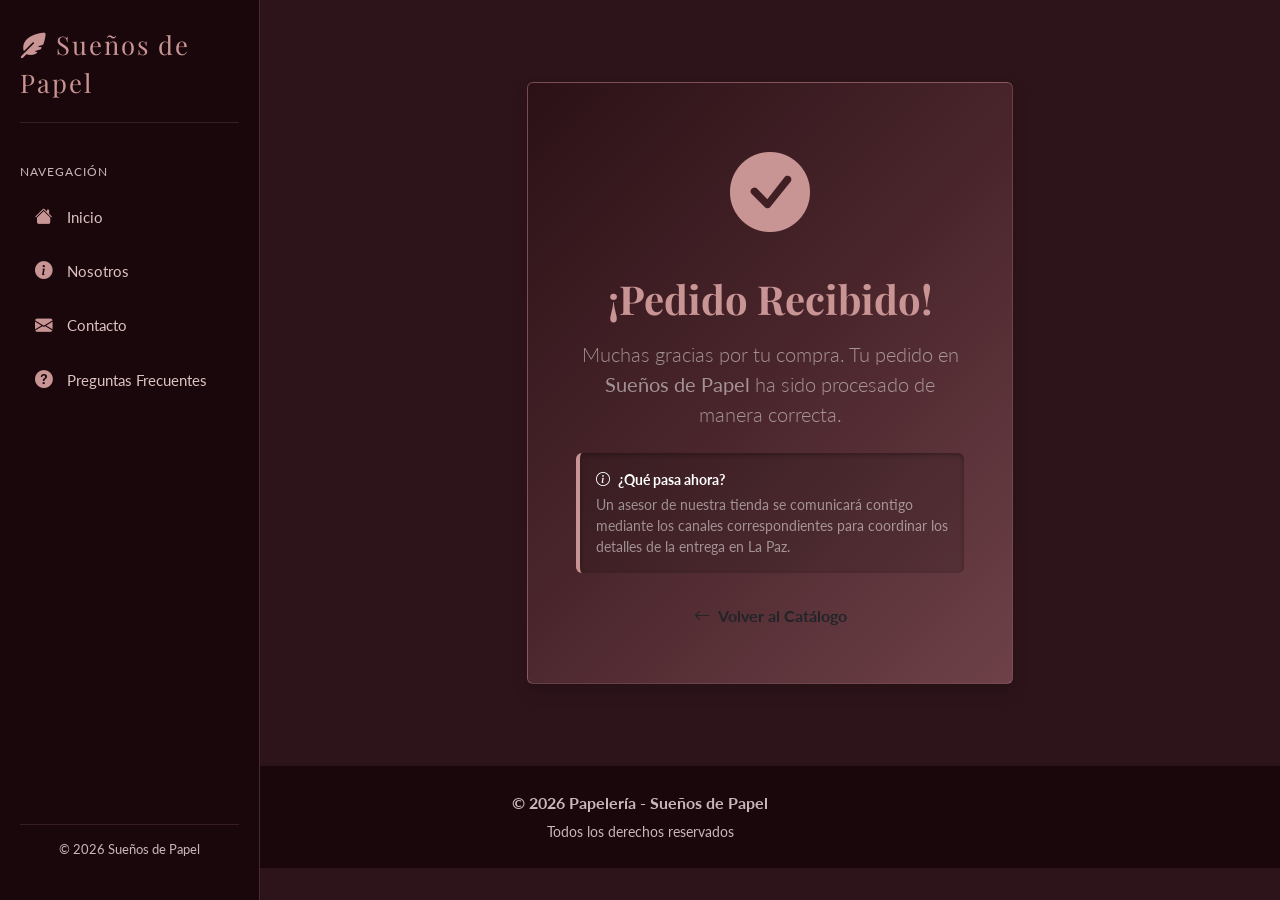
<file: pages/compra-exitosa.html>
<!DOCTYPE html>
<html lang="es">
<head>
    <meta charset="UTF-8">
    <meta name="viewport" content="width=device-width, initial-scale=1.0">
    <title>Sueños de Papel | ¡Compra Exitosa!</title>
    <link href="https://cdn.jsdelivr.net/npm/bootstrap@5.3.0/dist/css/bootstrap.min.css" rel="stylesheet">
    <link href="https://cdn.jsdelivr.net/npm/bootstrap-icons@1.10.5/font/bootstrap-icons.css" rel="stylesheet">
    <link rel="stylesheet" href="https://cdnjs.cloudflare.com/ajax/libs/font-awesome/6.4.0/css/all.min.css">
    <link href="https://fonts.googleapis.com/css2?family=Lato:wght@400;700&family=Playfair+Display:wght@400;700&display=swap" rel="stylesheet">
    <link rel="stylesheet" href="../css/styles.css">
</head>
<body>

    <aside class="sidebar-izquierda">
        <div class="sidebar-header">
            <a class="sidebar-brand" href="index.html">
                <i class="fas fa-feather-alt me-2"></i>Sueños de Papel
            </a>
        </div>
        <nav class="sidebar-nav">
            <span class="sidebar-seccion-titulo">Navegación</span>
            <a class="sidebar-link" href="../index.html"><i class="bi bi-house-fill"></i> Inicio</a>
            <a class="sidebar-link" href="../pages/sobre-nosotros.html"><i class="bi bi-info-circle-fill"></i> Nosotros</a>
            <a class="sidebar-link" href="../pages/contactanos.html"><i class="bi bi-envelope-fill"></i> Contacto</a>
            <a class="sidebar-link" href="../pages/preguntas-frecuentes.html"><i class="bi bi-question-circle-fill"></i> Preguntas Frecuentes</a>
        </nav>
        <div class="sidebar-footer">
            <p>© 2026 Sueños de Papel</p>
        </div>
    </aside>

    <main class="contenido-principal d-flex align-items-center justify-content-center" style="min-height: 85vh;">
        <div class="container py-5 text-center">
            
            <div class="row justify-content-center">
                <div class="col-md-8 col-lg-6">
                    <div class="contacto-card p-5 shadow rounded animar-entrada visible">
                        <div class="mb-4">
                            <i class="bi bi-check-circle-fill" style="font-size: 5rem; color: var(--color-rosa);"></i>
                        </div>
                        
                        <h1 class="fw-bold mb-3" style="font-family: 'Playfair Display', serif; color: var(--color-rosa);">
                            ¡Pedido Recibido!
                        </h1>
                        
                        <p class="lead mb-4 text-white-50">
                            Muchas gracias por tu compra. Tu pedido en <strong>Sueños de Papel</strong> ha sido procesado de manera correcta.
                        </p>
                        
                        <div class="p-3 mb-4 rounded text-start" style="background-color: rgba(0,0,0,0.15); border-left: 4px solid var(--color-rosa);">
                            <p class="small mb-1 text-white"><i class="bi bi-info-circle me-2"></i><strong>¿Qué pasa ahora?</strong></p>
                            <span class="small text-white-50 d-block">Un asesor de nuestra tienda se comunicará contigo mediante los canales correspondientes para coordinar los detalles de la entrega en La Paz.</span>
                        </div>

                        <div class="d-grid gap-2">
                            <a href="../index.html" class="btn btn-custom py-2.5 fw-bold">
                                <i class="bi bi-arrow-left me-2"></i>Volver al Catálogo
                            </a>
                        </div>
                    </div>
                </div>
            </div>

        </div>
    </main>

    <footer class="main-footer">
        <p class="mb-1 fw-bold">© 2026 Papelería - Sueños de Papel</p>
        <small>Todos los derechos reservados</small>
    </footer>

    <script src="https://cdn.jsdelivr.net/npm/bootstrap@5.3.0/dist/js/bootstrap.bundle.min.js"></script>
</body>
</html>
</file>
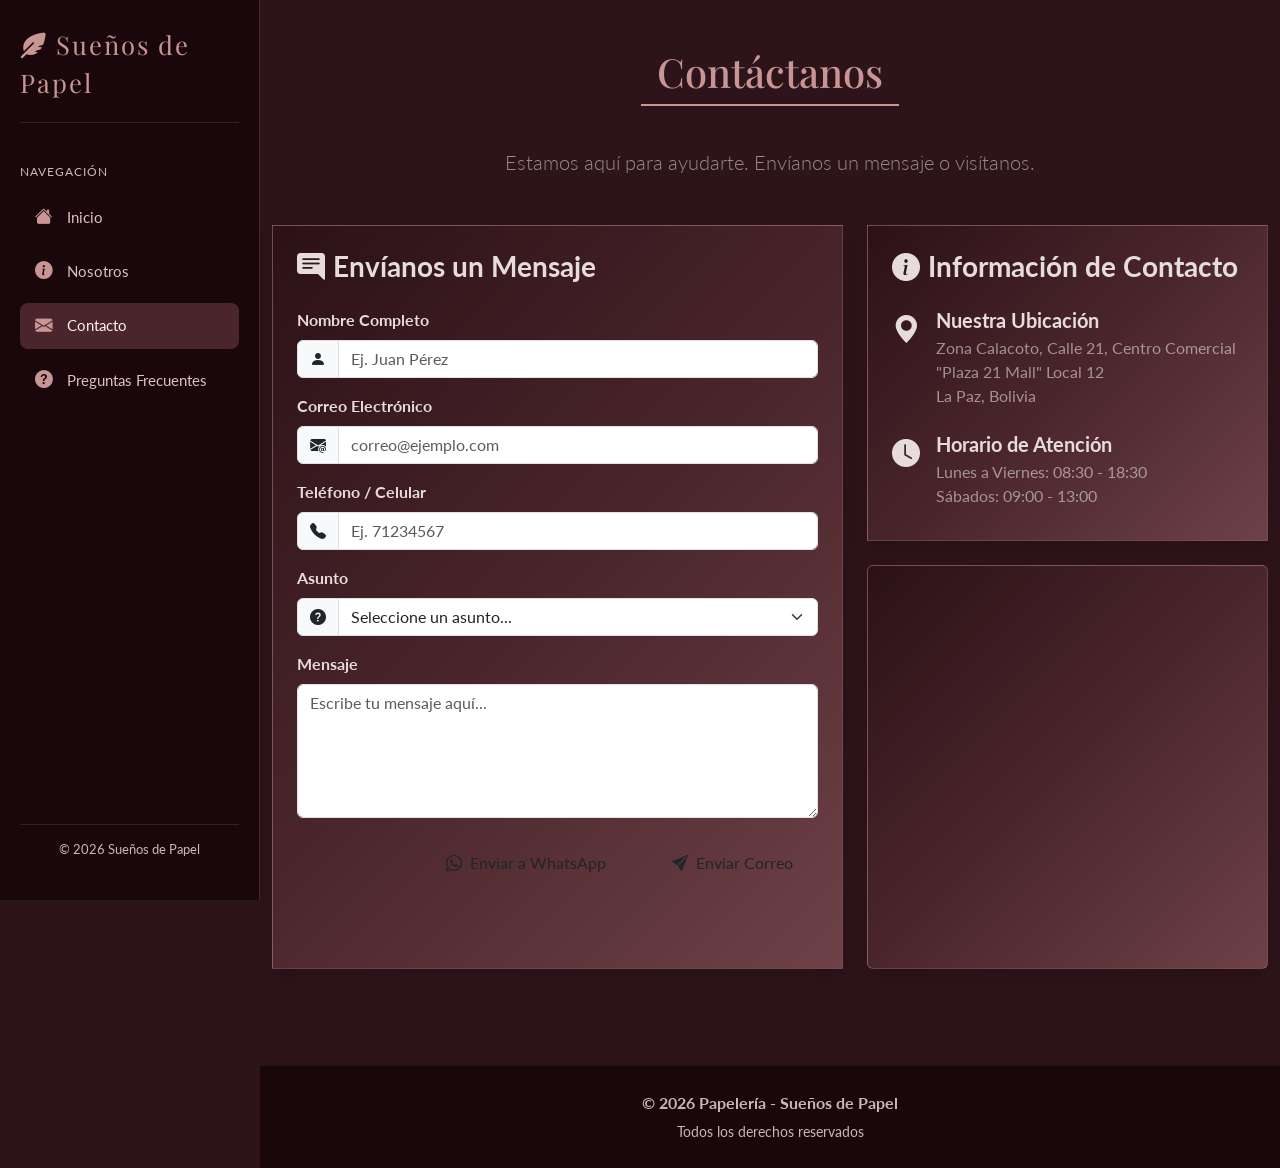
<file: pages/contactanos.html>
<!DOCTYPE html>
<html lang="es">
<head>
    <meta charset="UTF-8">
    <meta name="viewport" content="width=device-width, initial-scale=1.0">
    <title>Sueños de Papel | Contáctanos</title>
    <link href="https://cdn.jsdelivr.net/npm/bootstrap@5.3.0/dist/css/bootstrap.min.css" rel="stylesheet">
    <link href="https://cdn.jsdelivr.net/npm/bootstrap-icons@1.10.5/font/bootstrap-icons.css" rel="stylesheet">
    <link rel="stylesheet" href="https://cdnjs.cloudflare.com/ajax/libs/font-awesome/6.4.0/css/all.min.css">
    <link href="https://fonts.googleapis.com/css2?family=Lato:wght@400;700&family=Playfair+Display:wght@400;700&display=swap" rel="stylesheet">
    <link rel="stylesheet" href="../css/styles.css">
</head>
<body>

    <aside class="sidebar-izquierda">
        <div class="sidebar-header">
            <a class="sidebar-brand" href="index.html">
                <i class="fas fa-feather-alt me-2"></i>Sueños de Papel
            </a>
        </div>
        <nav class="sidebar-nav">
            <span class="sidebar-seccion-titulo">Navegación</span>
            <a class="sidebar-link" href="../index.html"><i class="bi bi-house-fill"></i> Inicio</a>
            <a class="sidebar-link" href="../pages/sobre-nosotros.html"><i class="bi bi-info-circle-fill"></i> Nosotros</a>
            <a class="sidebar-link active" href="../pages/contactanos.html"><i class="bi bi-envelope-fill"></i> Contacto</a>
            <a class="sidebar-link" href="../pages/preguntas-frecuentes.html"><i class="bi bi-question-circle-fill"></i> Preguntas Frecuentes</a>
        </nav>
        <div class="sidebar-footer">
            <p>© 2026 Sueños de Papel</p>
        </div>
    </aside>

    <main class="contenido-principal">
        <div class="container py-5">
            
            <header class="text-center mb-5 animar-entrada">
                <h1 class="titulo-seccion d-inline-block px-3">Contáctanos</h1>
                <p class="lead mt-3 text-white-50">Estamos aquí para ayudarte. Envíanos un mensaje o visítanos.</p>
            </header>

            <div class="row g-4">
                <div class="col-lg-7 animar-entrada delay-1">
                    <div class="contacto-card p-4 h-100 shadow">
                        <h3 class="mb-4 text-rosa fw-bold"><i class="bi bi-chat-right-text-fill me-2"></i>Envíanos un Mensaje</h3>
                        
                        <div id="respuesta"></div>

                        <form id="formulario" novalidate>
                            <div class="mb-3">
                                <label for="nombre" class="form-label fw-bold">Nombre Completo</label>
                                <div class="input-group">
                                    <span class="input-group-text"><i class="bi bi-person-fill"></i></span>
                                    <input type="text" class="form-control" id="nombre" placeholder="Ej. Juan Pérez" required>
                                </div>
                            </div>

                            <div class="mb-3">
                                <label for="correo" class="form-label fw-bold">Correo Electrónico</label>
                                <div class="input-group">
                                    <span class="input-group-text"><i class="bi bi-envelope-at-fill"></i></span>
                                    <input type="email" class="form-control" id="correo" placeholder="correo@ejemplo.com" required>
                                </div>
                            </div>

                            <div class="mb-3">
                                <label for="telefono" class="form-label fw-bold">Teléfono / Celular</label>
                                <div class="input-group">
                                    <span class="input-group-text"><i class="bi bi-telephone-fill"></i></span>
                                    <input type="tel" class="form-control" id="telefono" placeholder="Ej. 71234567" required>
                                </div>
                            </div>

                            <div class="mb-3">
                                <label for="asunto" class="form-label fw-bold">Asunto</label>
                                <div class="input-group">
                                    <span class="input-group-text"><i class="bi bi-question-circle-fill"></i></span>
                                    <select class="form-select" id="asunto" required>
                                        <option value="" selected disabled>Seleccione un asunto...</option>
                                        <option value="Consultas">Consultas Generales</option>
                                        <option value="Pedidos">Pedidos Especiales</option>
                                        <option value="Sugerencias">Sugerencias</option>
                                    </select>
                                </div>
                            </div>

                            <div class="mb-4">
                                <label for="mensaje" class="form-label fw-bold">Mensaje</label>
                                <textarea class="form-control" id="mensaje" rows="5" placeholder="Escribe tu mensaje aquí..." required></textarea>
                            </div>

                            <div class="d-grid gap-2 d-md-flex justify-content-md-end">
                                <button type="button" class="btn btn-wsp px-4 py-2 me-md-2" onclick="enviarWhatsApp()">
                                    <i class="bi bi-whatsapp me-2"></i>Enviar a WhatsApp
                                </button>
                                <button type="submit" class="btn btn-custom px-4 py-2">
                                    <i class="bi bi-send-fill me-2"></i>Enviar Correo
                                </button>
                            </div>
                        </form>
                    </div>
                </div>

                <div class="col-lg-5 d-flex flex-column justify-content-between animar-entrada delay-2">
                    <div class="contacto-card p-4 shadow mb-4">
                        <h3 class="mb-4 text-rosa fw-bold"><i class="bi bi-info-circle-fill me-2"></i>Información de Contacto</h3>
                        
                        <div class="d-flex align-items-start mb-4">
                            <i class="bi bi-geo-alt-fill fs-3 me-3 text-rosa"></i>
                            <div>
                                <h5 class="fw-bold mb-1">Nuestra Ubicación</h5>
                                <p class="mb-0 text-white-50">Zona Calacoto, Calle 21, Centro Comercial "Plaza 21 Mall" Local 12</p>
                                <p class="mb-0 text-white-50">La Paz, Bolivia</p>
                            </div>
                        </div>

                        <div class="d-flex align-items-start mb-2">
                            <i class="bi bi-clock-fill fs-3 me-3 text-rosa"></i>
                            <div>
                                <h5 class="fw-bold mb-1">Horario de Atención</h5>
                                <p class="mb-0 text-white-50">Lunes a Viernes: 08:30 - 18:30<br>Sábados: 09:00 - 13:00</p>
                            </div>
                        </div>
                    </div>

                    <div class="contacto-card p-2 shadow flex-grow-1 overflow-hidden rounded" style="min-height: 380px;">
                        <iframe src="https://www.google.com/maps/embed?pb=!1m18!1m12!1m3!1d956.261623869502!2d-68.0772274!3d-16.5414801!2m3!1f0!2f0!3f0!3m2!1i1024!2i768!4f13.1!3m3!1m2!1s0x915f213b306b99ad%3A0x60010eb30f5ec896!2sParroquia%20San%20Miguel%20Arc%C3%A1ngel!5e0!3m2!1ses!2sbo!4v1717812345678!5m2!1ses!2sbo" width="100%" height="100%" style="border:0; min-height: 380px;" allowfullscreen="" loading="lazy" referrerpolicy="no-referrer-when-downgrade"></iframe>
                    </div>
                </div>
            </div>

        </div>

        <footer class="main-footer mt-5">
            <p class="mb-1 fw-bold">© 2026 Papelería - Sueños de Papel</p>
            <small>Todos los derechos reservados</small>
        </footer>
    </main>

    <script src="https://cdn.jsdelivr.net/npm/bootstrap@5.3.0/dist/js/bootstrap.bundle.min.js"></script>
    <script src="../js/contactanos.js"></script>

    <script>
        const observador = new IntersectionObserver((entradas) => {
            entradas.forEach(entrada => {
                if (entrada.isIntersecting) {
                    entrada.target.classList.add('visible');
                    observador.unobserve(entrada.target);
                }
            });
        }, { threshold: 0.15 });

        document.querySelectorAll('.animar-entrada').forEach(elemento => {
            observador.observe(elemento);
        });
    </script>
</body>
</html>
</file>
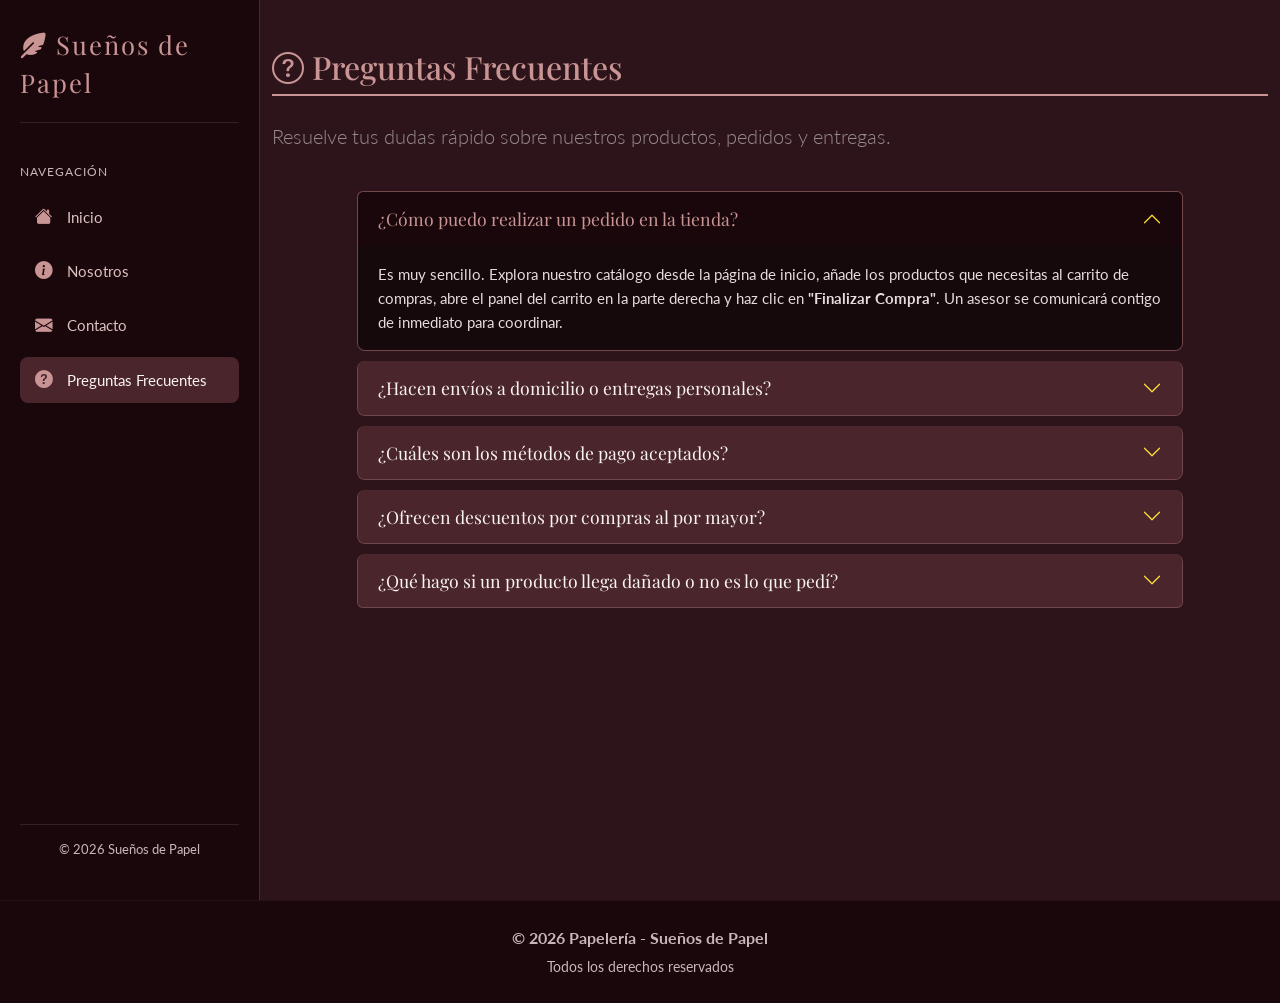
<file: pages/preguntas-frecuentes.html>
<!DOCTYPE html>
<html lang="es">
<head>
    <meta charset="UTF-8">
    <meta name="viewport" content="width=device-width, initial-scale=1.0">
    <title>Sueños de Papel | Preguntas Frecuentes</title>
    <link href="https://cdn.jsdelivr.net/npm/bootstrap@5.3.0/dist/css/bootstrap.min.css" rel="stylesheet">
    <link href="https://cdn.jsdelivr.net/npm/bootstrap-icons@1.10.5/font/bootstrap-icons.css" rel="stylesheet">
    <link rel="stylesheet" href="https://cdnjs.cloudflare.com/ajax/libs/font-awesome/6.4.0/css/all.min.css">
    <link href="https://fonts.googleapis.com/css2?family=Lato:wght@400;700&family=Playfair+Display:wght@400;700&display=swap" rel="stylesheet">
    <link rel="stylesheet" href="../css/styles.css">
</head>
<body>

    <aside class="sidebar-izquierda">
        <div class="sidebar-header">
            <a class="sidebar-brand" href="index.html">
                <i class="fas fa-feather-alt me-2"></i>Sueños de Papel
            </a>
        </div>
        <nav class="sidebar-nav">
            <span class="sidebar-seccion-titulo">Navegación</span>
            <a class="sidebar-link" href="../index.html"><i class="bi bi-house-fill"></i> Inicio</a>
            <a class="sidebar-link" href="../pages/sobre-nosotros.html"><i class="bi bi-info-circle-fill"></i> Nosotros</a>
            <a class="sidebar-link" href="../pages/contactanos.html"><i class="bi bi-envelope-fill"></i> Contacto</a>
            <a class="sidebar-link active" href="../pages/preguntas-frecuentes.html"><i class="bi bi-question-circle-fill"></i> Preguntas Frecuentes </a>
        </nav>
        <div class="sidebar-footer">
            <p>© 2026 Sueños de Papel</p>
        </div>
    </aside>

    <main class="contenido-principal">
        <div class="container py-5">
            
            <div class="row mb-4">
                <div class="col">
                    <h2 class="titulo-seccion">
                        <i class="bi bi-question-circle me-2"></i>Preguntas Frecuentes
                    </h2>
                    <p class="lead text-white-50">Resuelve tus dudas rápido sobre nuestros productos, pedidos y entregas.</p>
                </div>
            </div>

            <div class="row justify-content-center">
                <div class="col-lg-10">
                    
                    <div class="accordion" id="accordionFAQ">
                        
                        <div class="accordion-item">
                            <h2 class="accordion-header" id="headingOne">
                                <button class="accordion-button" type="button" data-bs-toggle="collapse" data-bs-target="#collapseOne" aria-expanded="true" aria-controls="collapseOne">
                                    ¿Cómo puedo realizar un pedido en la tienda?
                                </button>
                            </h2>
                            <div id="collapseOne" class="accordion-collapse collapse show" aria-labelledby="headingOne" data-bs-parent="#accordionFAQ">
                                <div class="accordion-body">
                                    Es muy sencillo. Explora nuestro catálogo desde la página de inicio, añade los productos que necesitas al carrito de compras, abre el panel del carrito en la parte derecha y haz clic en <strong>"Finalizar Compra"</strong>. Un asesor se comunicará contigo de inmediato para coordinar.
                                </div>
                            </div>
                        </div>

                        <div class="accordion-item">
                            <h2 class="accordion-header" id="headingTwo">
                                <button class="accordion-button collapsed" type="button" data-bs-toggle="collapse" data-bs-target="#collapseTwo" aria-expanded="false" aria-controls="collapseTwo">
                                    ¿Hacen envíos a domicilio o entregas personales?
                                </button>
                            </h2>
                            <div id="collapseTwo" class="accordion-collapse collapse" aria-labelledby="headingTwo" data-bs-parent="#accordionFAQ">
                                <div class="accordion-body">
                                    Sí, realizamos entregas en la ciudad de La Paz. Al momento de confirmar tu compra por el canal de contacto, coordinamos el lugar, la fecha y la hora exacta que te resulte más cómoda para recibir tus materiales de papelería.
                                </div>
                            </div>
                        </div>

                        <div class="accordion-item">
                            <h2 class="accordion-header" id="headingThree">
                                <button class="accordion-button collapsed" type="button" data-bs-toggle="collapse" data-bs-target="#collapseThree" aria-expanded="false" aria-controls="collapseThree">
                                    ¿Cuáles son los métodos de pago aceptados?
                                </button>
                            </h2>
                            <div id="collapseThree" class="accordion-collapse collapse" aria-labelledby="headingThree" data-bs-parent="#accordionFAQ">
                                <div class="accordion-body">
                                    Aceptamos pagos en efectivo al momento de la entrega del producto y también transferencias bancarias o pagos mediante código QR para mayor comodidad y seguridad.
                                </div>
                            </div>
                        </div>

                        <div class="accordion-item">
                            <h2 class="accordion-header" id="headingFour">
                                <button class="accordion-button collapsed" type="button" data-bs-toggle="collapse" data-bs-target="#collapseFour" aria-expanded="false" aria-controls="collapseFour">
                                    ¿Ofrecen descuentos por compras al por mayor?
                                </button>
                            </h2>
                            <div id="collapseFour" class="accordion-collapse collapse" aria-labelledby="headingFour" data-bs-parent="#accordionFAQ">
                                <div class="accordion-body">
                                    Sí, contamos con precios especiales y descuentos por volumen para oficinas, instituciones educativas o proyectos grandes. Puedes ponerte en contacto directo mediante nuestro formulario o teléfonos en la pestaña de "Contacto".
                                </div>
                            </div>
                        </div>

                        <div class="accordion-item">
                            <h2 class="accordion-header" id="headingFive">
                                <button class="accordion-button collapsed" type="button" data-bs-toggle="collapse" data-bs-target="#collapseFive" aria-expanded="false" aria-controls="collapseFive">
                                    ¿Qué hago si un producto llega dañado o no es lo que pedí?
                                </button>
                            </h2>
                            <div id="collapseFive" class="accordion-collapse collapse" aria-labelledby="headingFive" data-bs-parent="#accordionFAQ">
                                <div class="accordion-body">
                                    La satisfacción de nuestros clientes es prioridad. Si hay algún inconveniente con tu material al recibirlo, puedes solicitar el cambio o la devolución inmediata reportándolo con el asesor asignado a tu entrega.
                                </div>
                            </div>
                        </div>

                    </div>

                </div>
            </div>

        </div>
    </main>

    <footer class="main-footer">
        <p class="mb-1 fw-bold">© 2026 Papelería - Sueños de Papel</p>
        <small>Todos los derechos reservados</small>
    </footer>

    <script src="https://cdn.jsdelivr.net/npm/bootstrap@5.3.0/dist/js/bootstrap.bundle.min.js"></script>
</body>
</html>
</file>
<file: css/styles.css>
/* PALETA DE COLORES */
:root {
  --color-fondo:      #2D141A;
  --color-rosa:       #C89494; 
  --color-vino:       #4A262C; 
  --color-vino-dark:  #1A070B; 
  --color-pizarra:    #15090C; 
  --color-gris:       #C8B8BA; 
  --color-blanco:     #FAF4EE; 
  --color-texto:      #E6DCDD; 
  --color-enlace:     #DEC2C2;
  --sidebar-width:    260px;
}

/* RESET Y BASE*/
* {
  margin: 0;
  padding: 0;
  box-sizing: border-box;
}

html {
  scroll-behavior: smooth;
}

body {
  font-family: 'Lato', sans-serif;
  background-color: var(--color-fondo);
  color: var(--color-texto);
}

/* MENÚ LATERAL IZQUIERDO*/
.sidebar-izquierda {
  width: var(--sidebar-width);
  height: 100vh;
  position: fixed;
  top: 0;
  left: 0;
  background-color: var(--color-vino-dark);
  border-right: 1px solid rgba(172, 123, 123, 0.3);
  display: flex;
  flex-direction: column;
  justify-content: space-between;
  padding: 25px 20px;
  z-index: 1000;
  overflow-y: auto;
}

/* Personalización de la barra de scroll en el menú */
.sidebar-izquierda::-webkit-scrollbar {
  width: 6px;
}
.sidebar-izquierda::-webkit-scrollbar-thumb {
  background-color: var(--color-rosa);
  border-radius: 4px;
}
.sidebar-izquierda::-webkit-scrollbar-track {
  background-color: var(--color-vino-dark);
}

.sidebar-header {
  padding-bottom: 20px;
  border-bottom: 1px solid rgba(172, 123, 123, 0.2);
}

.sidebar-brand {
  font-family: 'Playfair Display', serif;
  font-size: 1.6rem;
  color: var(--color-rosa);
  letter-spacing: 2px;
  text-decoration: none;
  display: block;
}

.sidebar-nav {
  display: flex;
  flex-direction: column;
  gap: 8px;
  flex-grow: 1;
  padding-top: 25px;
  margin-bottom: 20px;
}

.sidebar-seccion-titulo {
  color: var(--color-gris);
  font-size: 0.75rem;
  text-transform: uppercase;
  letter-spacing: 1px;
  margin-bottom: 5px;
  margin-top: 15px;
  display: block;
}

.sidebar-link {
  background: none;
  border: none;
  width: 100%;
  text-align: left;
  color: var(--color-enlace);
  text-decoration: none;
  padding: 10px 15px;
  border-radius: 8px;
  font-size: 0.95rem;
  display: flex;
  align-items: center;
  gap: 12px;
  cursor: pointer;
  transition: all 0.3s ease;
}

.sidebar-link i {
  width: 20px;
  color: var(--color-rosa);
  font-size: 1.1rem;
}

.sidebar-link:hover, .sidebar-link.active {
  background-color: var(--color-vino);
  color: var(--color-blanco);
}

#categorias-menu {
  display: flex;
  flex-direction: column;
  gap: 5px;
}

.btn-carrito-sidebar {
  background-color: var(--color-rosa);
  color: var(--color-vino-dark);
  border: none;
  border-radius: 8px;
  padding: 12px 15px;
  font-weight: bold;
  display: flex;
  justify-content: space-between;
  align-items: center;
  cursor: pointer;
  margin-top: 10px;
  margin-bottom: 15px;
  transition: background-color 0.3s;
}

.btn-carrito-sidebar:hover {
  background-color: var(--color-blanco);
}

.badge-carrito {
  background-color: var(--color-vino-dark);
  color: var(--color-blanco);
  border-radius: 50%;
  padding: 3px 8px;
  font-size: 0.75rem;
}

.sidebar-footer {
  font-size: 0.8rem;
  color: var(--color-gris);
  text-align: center;
  border-top: 1px solid rgba(172, 123, 123, 0.2);
  padding-top: 15px;
  margin-top: auto;
}

/*CONTENEDOR PRINCIPAL*/
.contenido-principal {
  margin-left: var(--sidebar-width);
  min-height: 100vh;
}

/*SECCIÓN HERO*/
.hero {
  position: relative;
  height: 100vh;
  display: flex;
  align-items: center;
  justify-content: center;
  text-align: center;
  overflow: hidden;
  background-color: var(--color-vino-dark);
}

.hero-video {
  position: absolute;
  top: 50%;
  left: 50%;
  min-width: 100%;
  min-height: 100%;
  width: auto;
  height: auto;
  z-index: 1;
  transform: translate(-50%, -50%);
  object-fit: cover;
}

.hero-overlay {
  position: absolute;
  top: 0;
  left: 0;
  width: 100%;
  height: 100%;
  background: linear-gradient(rgba(52, 21, 28, 0.8), rgba(34, 18, 22, 0.8));
  z-index: 2;
}

.hero-content {
  position: relative;
  z-index: 3;
  padding: 20px;
  max-width: 800px;
}

.hero-content h1 {
  font-family: 'Playfair Display', serif;
  font-size: 3.8rem;
  color: var(--color-rosa);
  margin-bottom: 20px;
  text-shadow: 2px 2px 4px rgba(0, 0, 0, 0.6);
}

.hero-content p {
  font-size: 1.3rem;
  color: var(--color-texto);
  margin-bottom: 35px;
  text-shadow: 1px 1px 3px rgba(0, 0, 0, 0.6);
}

/* Botón Ver Catálogo */
.btn-principal {
  background-color: var(--color-rosa);
  color: var(--color-vino-dark);
  border: none;
  padding: 14px 35px;
  font-size: 1.05rem;
  font-weight: bold;
  border-radius: 25px;
  text-decoration: none;
  transition: all 0.3s ease;
  display: inline-block;
  box-shadow: 0 4px 15px rgba(0,0,0,0.3);
}

.btn-principal:hover {
  background-color: var(--color-vino);
  color: var(--color-blanco);
  transform: scale(1.05);
}

/*TÍTULOS DE SECCIÓN*/
.titulo-seccion {
  font-family: 'Playfair Display', serif;
  color: var(--color-rosa);
  border-bottom: 2px solid var(--color-rosa);
  padding-bottom: 8px;
  margin-bottom: 25px;
}

/*SECCIÓN NOSOTROS*/
#nosotros {
  background-color: var(--color-pizarra);
  padding: 60px 0;
}

#nosotros p {
  font-size: 1.05rem;
  line-height: 1.8;
  color: var(--color-texto);
}

/*CATÁLOGO*/
#catalogo-section {
  padding: 60px 0;
  background-color: var(--color-fondo);
}

.card {
  background-color: var(--color-vino);
  border: 1px solid rgba(172, 123, 123, 0.4);
  border-radius: 10px;
  transition: transform 0.2s, box-shadow 0.2s;
  height: 100%;
}

.card:hover {
  transform: translateY(-5px);
  box-shadow: 0 8px 20px rgba(0,0,0,0.4);
  border-color: var(--color-rosa);
}

.card-img-top {
  height: 180px;
  object-fit: cover;
  border-radius: 10px 10px 0 0;
}

.card-title {
  font-family: 'Playfair Display', serif;
  color: var(--color-blanco);
  font-size: 1.1rem;
}

.card-text {
  color: var(--color-texto);
  font-size: 0.9rem;
}

.precio-tag {
  color: var(--color-rosa);
  font-weight: bold;
  font-size: 1.1rem;
}

.btn-añadir {
  background-color: var(--color-pizarra);
  color: var(--color-texto);
  border: 1px solid rgba(172, 123, 123, 0.6);
  border-radius: 20px;
  padding: 6px 15px;
  font-size: 0.85rem;
  transition: background-color 0.3s, border-color 0.3s;
  width: 100%;
}

.btn-añadir:hover {
  background-color: var(--color-rosa);
  color: var(--color-vino-dark);
  border-color: var(--color-rosa);
}

.titulo-categoria {
  font-family: 'Playfair Display', serif;
  color: var(--color-blanco);
  background-color: var(--color-vino-dark);
  padding: 10px 20px;
  border-left: 4px solid var(--color-rosa);
  margin: 35px 0 20px;
  border-radius: 0 8px 8px 0;
}

/*SECCIÓN CONTACTO*/
#contacto {
  background-color: var(--color-pizarra);
  padding: 60px 0;
}

#contacto p {
  font-size: 1rem;
  margin-bottom: 15px;
  color: var(--color-texto);
}

#contacto i {
  color: var(--color-rosa);
  margin-right: 8px;
  width: 20px;
}

/*FOOTER*/
.main-footer {
  background-color: var(--color-vino-dark);
  color: var(--color-gris);
  text-align: center;
  padding: 25px;
  border-top: 1px solid rgba(172, 123, 123, 0.1);
}

/* CARRITO DE COMPRAS */
#overlay-carrito {
  display: none;
  position: fixed;
  top: 0; left: 0;
  width: 100%; height: 100%;
  background: rgba(0,0,0,0.6);
  z-index: 1040;
}

#panel-carrito {
  display: none;
  position: fixed;
  top: 0; right: 0;
  width: 350px;
  height: 100%;
  background-color: var(--color-vino-dark);
  border-left: 2px solid var(--color-rosa);
  z-index: 1050;
  overflow-y: auto;
  padding: 20px;
  flex-direction: column;
}

#panel-carrito.abierto { display: flex; }
#overlay-carrito.abierto { display: block; }

.carrito-titulo {
  font-family: 'Playfair Display', serif;
  color: var(--color-rosa);
  font-size: 1.4rem;
  margin-bottom: 15px;
  display: flex;
  justify-content: space-between;
  align-items: center;
}

.btn-cerrar-carrito {
  background: none; border: none;
  color: var(--color-gris); font-size: 1.4rem;
  cursor: pointer; transition: color 0.2s;
}

.btn-cerrar-carrito:hover { color: var(--color-rosa); }

.carrito-item {
  display: flex; justify-content: space-between; align-items: center;
  background-color: var(--color-vino); padding: 10px 12px;
  border-radius: 8px; margin-bottom: 10px; border: 1px solid rgba(172, 123, 123, 0.4);
}

.carrito-item-nombre { font-size: 0.9rem; color: var(--color-texto); flex: 1; }
.carrito-item-precio { color: var(--color-rosa); font-weight: bold; margin: 0 10px; font-size: 0.9rem; }

.btn-eliminar {
  background: none; border: none; color: var(--color-gris);
  cursor: pointer; font-size: 1rem; transition: color 0.2s; padding: 0;
}
.btn-eliminar:hover { color: #ff6b6b; }
.carrito-vacio { color: var(--color-gris); text-align: center; margin-top: 40px; font-size: 0.95rem; }

.carrito-footer { margin-top: auto; padding-top: 20px; border-top: 1px solid var(--color-rosa); }
.total-texto { color: var(--color-texto); font-size: 1.1rem; margin-bottom: 15px; }
.total-texto span { color: var(--color-rosa); font-weight: bold; }

.btn-finalizar {
  background-color: var(--color-rosa); color: var(--color-vino-dark);
  border: none; padding: 10px 20px; border-radius: 20px;
  font-weight: bold; width: 100%; transition: background-color 0.3s;
}
.btn-finalizar:hover { background-color: var(--color-vino); color: var(--color-blanco); }

.btn-vaciar {
  background: none; border: 1px solid var(--color-gris); color: var(--color-gris);
  padding: 8px 20px; border-radius: 20px; width: 100%; margin-top: 8px; transition: all 0.3s;
}
.btn-vaciar:hover { border-color: #ff6b6b; color: #ff6b6b; }

/*RESPONSIVE*/
@media (max-width: 992px) {
  .sidebar-izquierda {
    width: 100%;
    height: auto;
    position: sticky;
    top: 0;
    left: 0;
    flex-direction: column;
    align-items: stretch;
    padding: 15px 20px;
    overflow-y: visible;
    border-right: none;
    border-bottom: 1px solid rgba(172, 123, 123, 0.3);
  }

  .sidebar-header {
    padding-bottom: 10px;
    border-bottom: 1px solid rgba(172, 123, 123, 0.2);
    text-align: center;
  }

  .sidebar-nav {
    flex-direction: row;
    flex-wrap: wrap;
    justify-content: center;
    padding-top: 10px;
    margin-left: 0;
    margin-right: 0;
    gap: 8px;
    margin-bottom: 0;
  }
  
  .sidebar-seccion-titulo {
    display: none;
  }

  .sidebar-link {
    width: auto;
    padding: 8px 14px;
    font-size: 0.9rem;
    color: var(--color-enlace);
  }

  #categorias-menu {
    flex-direction: row;
    flex-wrap: wrap;
    justify-content: center;
    gap: 5px;
  }

  .btn-carrito-sidebar {
    margin-top: 10px;
    margin-bottom: 5px;
    padding: 8px 14px;
    justify-content: center;
    gap: 15px;
  }

  .sidebar-footer {
    display: none;
  }

  .contenido-principal {
    margin-left: 0;
  }
  
  .hero h1 {
    font-size: 2.2rem;
  }
  
  #panel-carrito {
    width: 100%;
  }
}

/* SOBRE NOSOTROS*/
.carrusel-img-fija {
  width: 100%;
  height: 350px;
  object-fit: cover;
  object-position: center;
}

@media (max-width: 768px) {
  .carrusel-img-fija {
    height: 250px;
  }
}

/* CUADROS DE SOBRE NOSOTROS */
.info-card {
  background: linear-gradient(135deg, var(--color-vino-dark) 0%, #4a1f27 100%);
  border: 1px solid rgba(172, 123, 123, 0.4);
  box-shadow: 0 10px 20px rgba(0, 0, 0, 0.3);
  transition: transform 0.3s ease, box-shadow 0.3s ease, border-color 0.3s ease;
}

.info-card:hover {
  transform: translateY(-4px);
  border-color: var(--color-rosa);
  box-shadow: 0 14px 25px rgba(0, 0, 0, 0.4);
}

.valor-item {
  background: linear-gradient(135deg, rgba(34, 18, 22, 0.7) 0%, rgba(71, 40, 48, 0.7) 100%);
  backdrop-filter: blur(6px);
  border: 1px solid rgba(172, 123, 123, 0.25);
  box-shadow: 0 5px 15px rgba(0, 0, 0, 0.2);
  transition: transform 0.3s ease, box-shadow 0.3s ease, border-color 0.3s ease, background 0.3s ease;
}

.valor-item:hover {
  transform: scale(1.03) translateY(-2px);
  background: linear-gradient(135deg, rgba(34, 18, 22, 0.9) 0%, rgba(71, 40, 48, 0.9) 100%);
  border-color: var(--color-rosa);
  box-shadow: 0 10px 20px rgba(0, 0, 0, 0.35);
}

/* FORMULARIO DE CONTACTANOS */
main.contenido-principal .contacto-card {
  background: linear-gradient(135deg, #2b1116 0%, var(--color-vino) 50%, #6e4148 100%);
  border: 1px solid rgba(172, 123, 123, 0.45);
  box-shadow: 0 12px 24px rgba(0, 0, 0, 0.35);
  transition: transform 0.3s ease, box-shadow 0.3s ease, border-color 0.3s ease;
}

main.contenido-principal .contacto-card:hover {
  transform: translateY(-3px);
  border-color: var(--color-rosa);
  box-shadow: 0 16px 32px rgba(0, 0, 0, 0.45);
}

/* Cuadro informativo de Contáctanos */
main.contenido-principal .contacto-card .rounded.text-start {
  background-color: rgba(0, 0, 0, 0.25);
  border-left: 5px solid var(--color-rosa);
  box-shadow: inset 0 2px 5px rgba(0, 0, 0, 0.3);
}

/* SECCIÓN PREGUNTAS FRECUENTES*/
.accordion-item {
    background-color: var(--color-vino);
    border: 1px solid rgba(172, 123, 123, 0.4);
    margin-bottom: 10px;
    border-radius: 8px;
    overflow: hidden;
}

.accordion-button {
    background-color: var(--color-vino);
    color: var(--color-blanco);
    font-family: 'Playfair Display', serif;
    font-size: 1.1rem;
}

.accordion-button:not(.collapsed) {
    background-color: var(--color-vino-dark);
    color: var(--color-rosa);
    box-shadow: none;
}

.accordion-button::after {
    filter: invert(1) sepia(1) saturate(5) hue-rotate(330deg);
}

.accordion-body {
    background-color: var(--color-pizarra);
    color: var(--color-texto);
    font-size: 0.95rem;
    line-height: 1.6;
}

/* ANIMACIONES */
.animar-entrada {
  opacity: 0;
  transform: translateY(30px);
  transition: opacity 0.8s ease-out, transform 0.8s ease-out;
}

.animar-entrada.visible {
  opacity: 1;
  transform: translateY(0);
}

.delay-1 { transition-delay: 0.15s; }
.delay-2 { transition-delay: 0.3s; }
.delay-3 { transition-delay: 0.45s; }
.delay-4 { transition-delay: 0.6s; }
</file>
